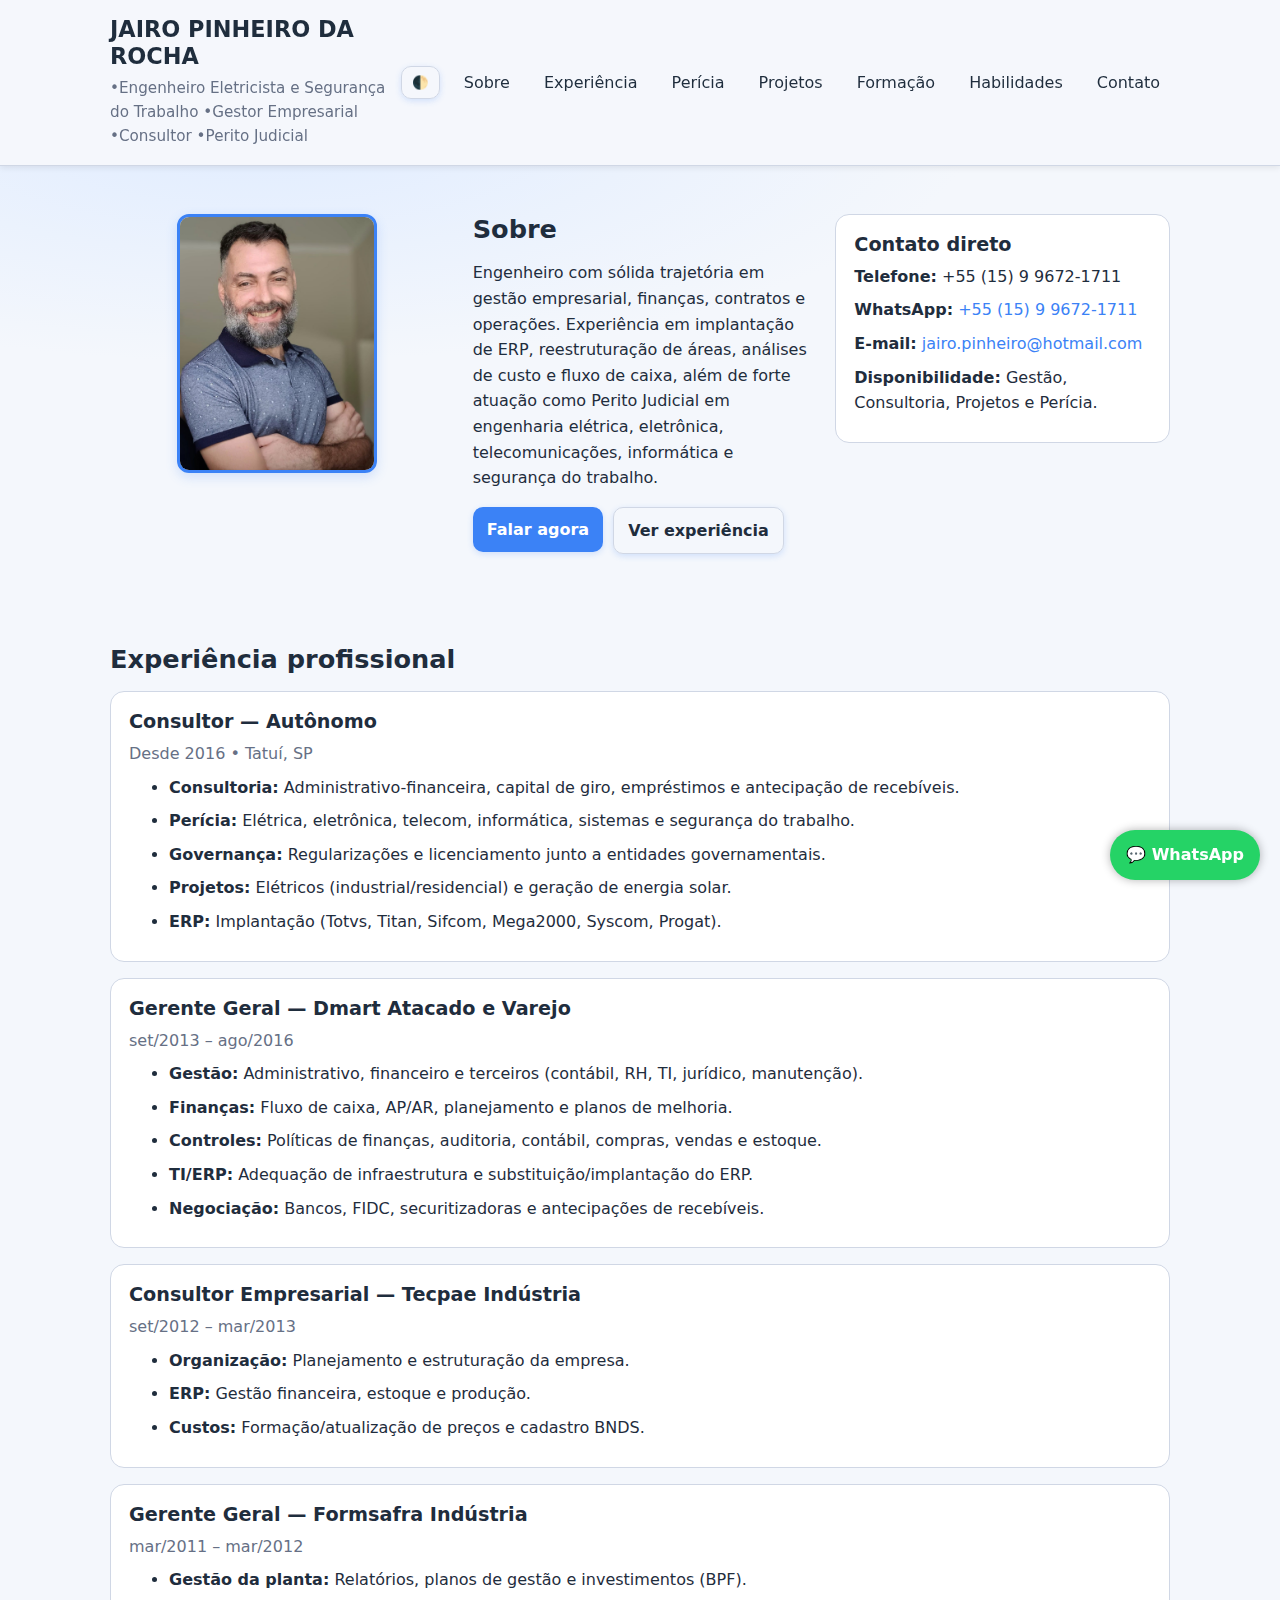
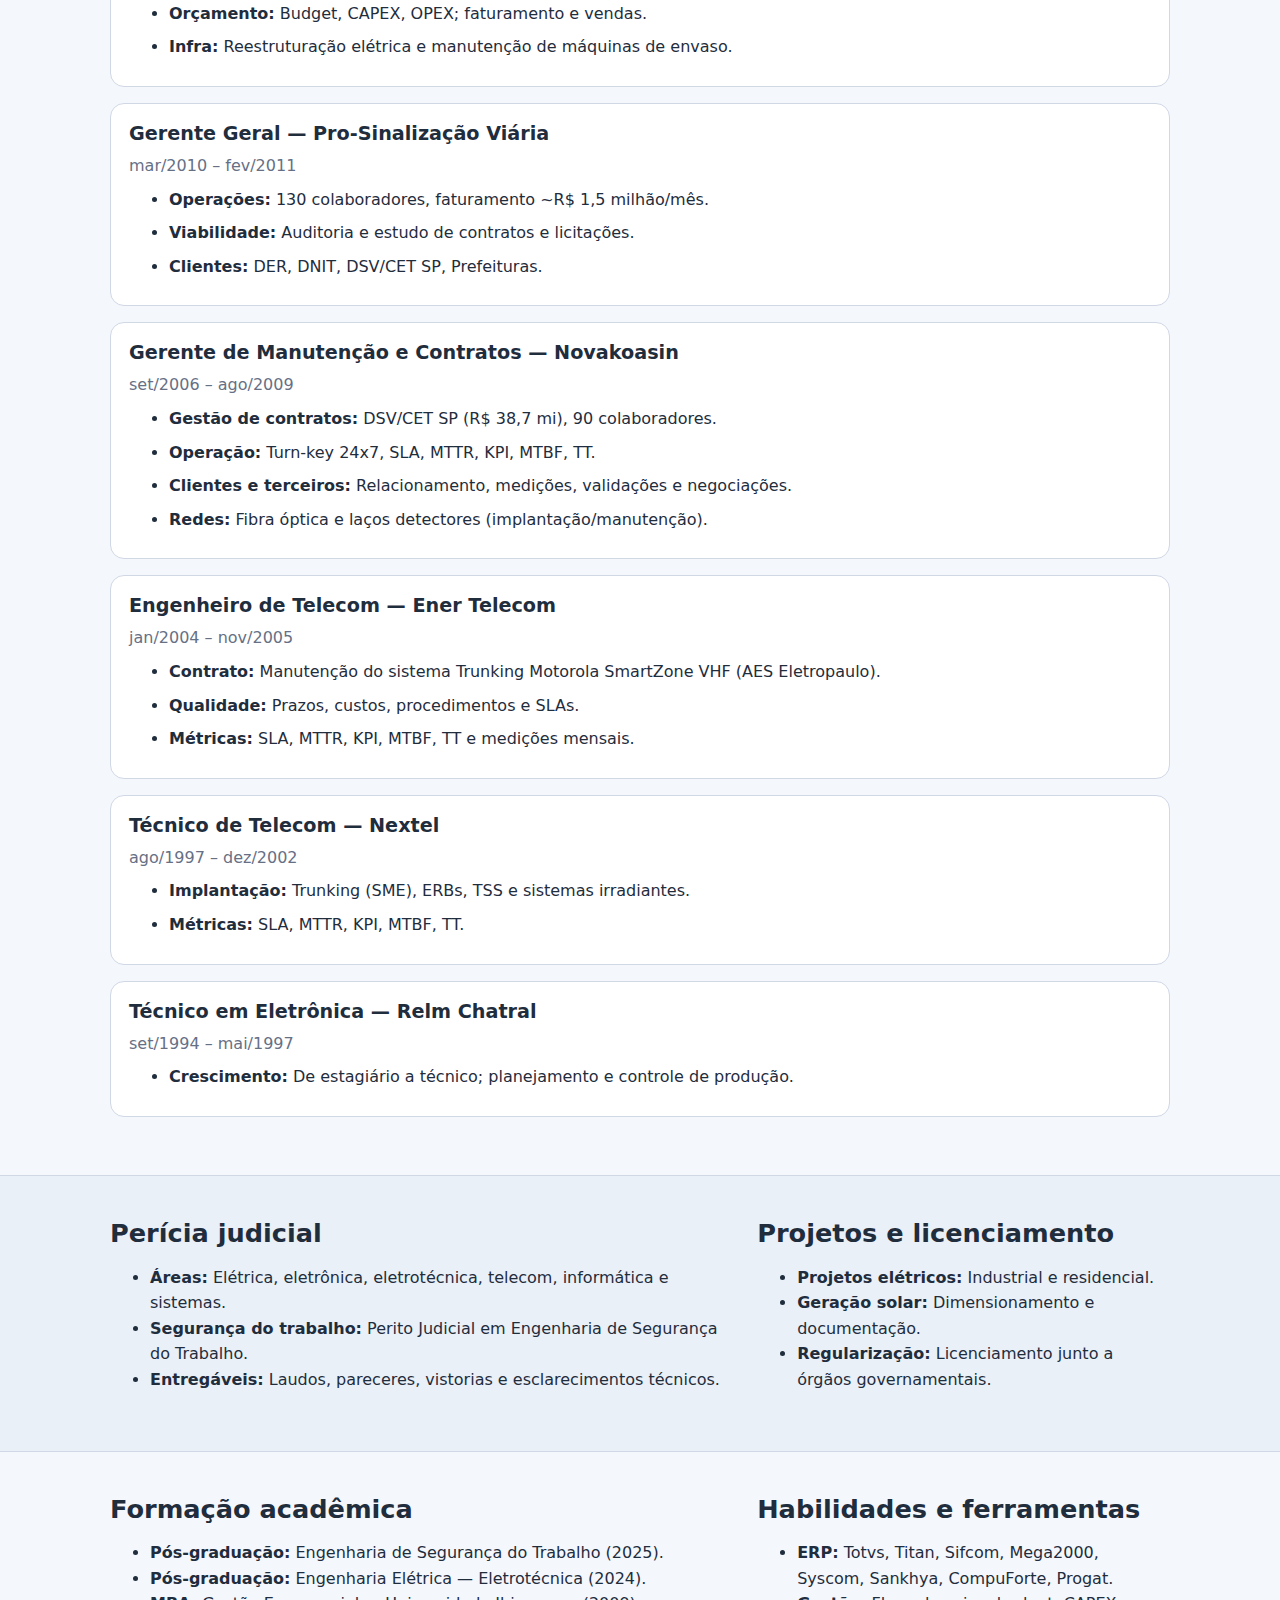
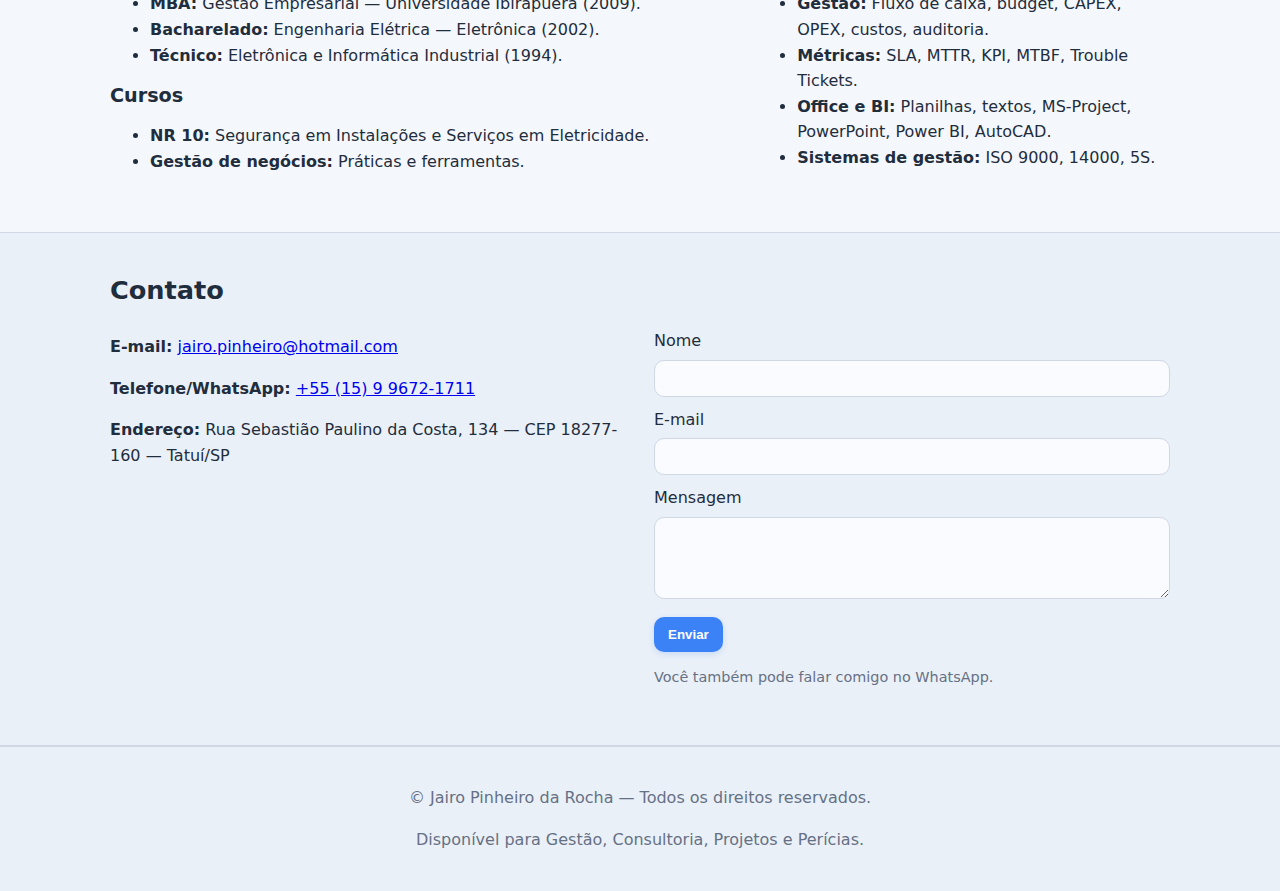
<file: index.html>
<!doctype html>
<html lang="pt-br">
<head>
  <meta charset="utf-8" />
  <meta name="viewport" content="width=device-width, initial-scale=1" />
  <title>JAIRO PINHEIRO DA ROCHA — Engenheiro e Consultor</title>
  <meta name="description" content="Engenheiro com MBA em Gestão Empresarial. Consultor em finanças e operações, perito judicial e especialista em ERP, projetos elétricos e telecom." />
  <link rel="stylesheet" href="styles.css" />
</head>
<body>
  
  </a>
  <!-- Open Graph -->
  <meta property="og:title" content="Jairo Pinheiro da Rocha — Engenheiro e Consultor" />
  <meta property="og:description" content="Consultoria empresarial, perito judicial, ERP, projetos elétricos e telecom." />
  <meta property="og:type" content="website" />

  <!-- Favicon (opcional)
  <link rel="icon" href="favicon.ico" />
  -->

  <!-- Schema.org JSON-LD -->
  <script type="application/ld+json">
  {
    "@context": "https://schema.org",
    "@type": "Person",
    "name": "Jairo Pinheiro da Rocha",
    "jobTitle": "Engenheiro e Consultor",
    "email": "mailto:jairopinheirodarocha@gmail.com",
    "telephone": "+55-15-99672-1711",
    "url": "https://example.com",
    "address": {
      "@type": "PostalAddress",
      "streetAddress": "Rua Sebastião Paulino da Costa, 134",
      "addressLocality": "Tatuí",
      "addressRegion": "SP",
      "postalCode": "18277-160",
      "addressCountry": "BR"
    },
    "knowsAbout": [
      "Consultoria empresarial",
      "ERP",
      "Perícia judicial",
      "Engenharia elétrica",
      "Telecomunicações",
      "Gestão financeira"
    ]
  }
  </script>
</head>
<body>
  <header class="site-header">
    <div class="container">
      <div class="identity">
        <h1>Jairo Pinheiro da Rocha</h1>
        <p class="tagline">•Engenheiro Eletricista e Segurança do Trabalho •Gestor Empresarial •Consultor •Perito Judicial</p>
      </div>
      <nav class="site-nav">
        <button id="themeToggle" class="btn btn-ghost" aria-label="Alternar tema">🌓</button>
        <a href="#sobre" class="nav-link">Sobre</a>
        <a href="#experiencia" class="nav-link">Experiência</a>
        <a href="#pericia" class="nav-link">Perícia</a>
        <a href="#projetos" class="nav-link">Projetos</a>
        <a href="#formacao" class="nav-link">Formação</a>
        <a href="#habilidades" class="nav-link">Habilidades</a>
        <a href="#contato" class="nav-link">Contato</a>
      </nav>
    </div>
  </header>

  <main>
    <section class="hero">
  <div class="container grid-3">
 <!-- Foto -->
    <div style="text-align: center;">
      <img src="jairo-foto.jpg" alt="Jairo Pinheiro da Rocha" class="profile-photo" />
    </div>
    <!-- Texto sobre -->
    <div>
      <h2 id="sobre">Sobre</h2>
      <p>
        Engenheiro com sólida trajetória em gestão empresarial, finanças, contratos e operações.
        Experiência em implantação de ERP, reestruturação de áreas, análises de custo e fluxo de caixa, além de
        forte atuação como Perito Judicial em engenharia elétrica, eletrônica, telecomunicações, informática e segurança do trabalho.
      </p>
      <ul class="inline-actions">
        <li><a class="btn" href="#contato">Falar agora</a></li>
        <li><a class="btn btn-outline" href="#experiencia">Ver experiência</a></li>
      </ul>
    </div>

   
    <!-- Cartão de contato -->
    <aside class="contact-card">
      <h3>Contato direto</h3>
      <ul class="contact-list">
        <li><strong>Telefone:</strong> +55 (15) 9 9672-1711
	<li><strong>WhatsApp:</strong> <a href="https://wa.me/5515996721711" rel="noopener">+55 (15) 9 9672-1711</a></li>
        <li><strong>E-mail:</strong> <a href="mailto:jairo.pinheiro@hotmail.com">jairo.pinheiro@hotmail.com</a></li>
        <li><strong>Disponibilidade:</strong> Gestão, Consultoria, Projetos e Perícia.</li>
      </ul>
    </aside>
  </div>
</section>


    <section class="section">
      <div class="container">
        <h2 id="experiencia">Experiência profissional</h2>

        <article class="card role">
          <header>
            <h3>Consultor — Autônomo</h3>
            <p class="meta">Desde 2016 • Tatuí, SP</p>
          </header>
          <ul>
            <li><strong>Consultoria:</strong> Administrativo-financeira, capital de giro, empréstimos e antecipação de recebíveis.</li>
            <li><strong>Perícia:</strong> Elétrica, eletrônica, telecom, informática, sistemas e segurança do trabalho.</li>
            <li><strong>Governança:</strong> Regularizações e licenciamento junto a entidades governamentais.</li>
            <li><strong>Projetos:</strong> Elétricos (industrial/residencial) e geração de energia solar.</li>
            <li><strong>ERP:</strong> Implantação (Totvs, Titan, Sifcom, Mega2000, Syscom, Progat).</li>
          </ul>
        </article>

        <article class="card role">
          <header>
            <h3>Gerente Geral — Dmart Atacado e Varejo</h3>
            <p class="meta">set/2013 – ago/2016</p>
          </header>
          <ul>
            <li><strong>Gestão:</strong> Administrativo, financeiro e terceiros (contábil, RH, TI, jurídico, manutenção).</li>
            <li><strong>Finanças:</strong> Fluxo de caixa, AP/AR, planejamento e planos de melhoria.</li>
            <li><strong>Controles:</strong> Políticas de finanças, auditoria, contábil, compras, vendas e estoque.</li>
            <li><strong>TI/ERP:</strong> Adequação de infraestrutura e substituição/implantação do ERP.</li>
            <li><strong>Negociação:</strong> Bancos, FIDC, securitizadoras e antecipações de recebíveis.</li>
          </ul>
        </article>

        <article class="card role">
          <header>
            <h3>Consultor Empresarial — Tecpae Indústria</h3>
            <p class="meta">set/2012 – mar/2013</p>
          </header>
          <ul>
            <li><strong>Organização:</strong> Planejamento e estruturação da empresa.</li>
            <li><strong>ERP:</strong> Gestão financeira, estoque e produção.</li>
            <li><strong>Custos:</strong> Formação/atualização de preços e cadastro BNDS.</li>
          </ul>
        </article>

        <article class="card role">
          <header>
            <h3>Gerente Geral — Formsafra Indústria</h3>
            <p class="meta">mar/2011 – mar/2012</p>
          </header>
          <ul>
            <li><strong>Gestão da planta:</strong> Relatórios, planos de gestão e investimentos (BPF).</li>
            <li><strong>Orçamento:</strong> Budget, CAPEX, OPEX; faturamento e vendas.</li>
            <li><strong>Infra:</strong> Reestruturação elétrica e manutenção de máquinas de envaso.</li>
          </ul>
        </article>

        <article class="card role">
          <header>
            <h3>Gerente Geral — Pro-Sinalização Viária</h3>
            <p class="meta">mar/2010 – fev/2011</p>
          </header>
          <ul>
            <li><strong>Operações:</strong> 130 colaboradores, faturamento ~R$ 1,5 milhão/mês.</li>
            <li><strong>Viabilidade:</strong> Auditoria e estudo de contratos e licitações.</li>
            <li><strong>Clientes:</strong> DER, DNIT, DSV/CET SP, Prefeituras.</li>
          </ul>
        </article>

        <article class="card role">
          <header>
            <h3>Gerente de Manutenção e Contratos — Novakoasin</h3>
            <p class="meta">set/2006 – ago/2009</p>
          </header>
          <ul>
            <li><strong>Gestão de contratos:</strong> DSV/CET SP (R$ 38,7 mi), 90 colaboradores.</li>
            <li><strong>Operação:</strong> Turn-key 24x7, SLA, MTTR, KPI, MTBF, TT.</li>
            <li><strong>Clientes e terceiros:</strong> Relacionamento, medições, validações e negociações.</li>
            <li><strong>Redes:</strong> Fibra óptica e laços detectores (implantação/manutenção).</li>
          </ul>
        </article>

        <article class="card role">
          <header>
            <h3>Engenheiro de Telecom — Ener Telecom</h3>
            <p class="meta">jan/2004 – nov/2005</p>
          </header>
          <ul>
            <li><strong>Contrato:</strong> Manutenção do sistema Trunking Motorola SmartZone VHF (AES Eletropaulo).</li>
            <li><strong>Qualidade:</strong> Prazos, custos, procedimentos e SLAs.</li>
            <li><strong>Métricas:</strong> SLA, MTTR, KPI, MTBF, TT e medições mensais.</li>
          </ul>
        </article>

        <article class="card role">
          <header>
            <h3>Técnico de Telecom — Nextel</h3>
            <p class="meta">ago/1997 – dez/2002</p>
          </header>
          <ul>
            <li><strong>Implantação:</strong> Trunking (SME), ERBs, TSS e sistemas irradiantes.</li>
            <li><strong>Métricas:</strong> SLA, MTTR, KPI, MTBF, TT.</li>
          </ul>
        </article>

        <article class="card role">
          <header>
            <h3>Técnico em Eletrônica — Relm Chatral</h3>
            <p class="meta">set/1994 – mai/1997</p>
          </header>
          <ul>
            <li><strong>Crescimento:</strong> De estagiário a técnico; planejamento e controle de produção.</li>
          </ul>
        </article>
      </div>
    </section>

    <section class="section alt">
      <div class="container grid-2">
        <div>
          <h2 id="pericia">Perícia judicial</h2>
          <ul>
            <li><strong>Áreas:</strong> Elétrica, eletrônica, eletrotécnica, telecom, informática e sistemas.</li>
            <li><strong>Segurança do trabalho:</strong> Perito Judicial em Engenharia de Segurança do Trabalho.</li>
            <li><strong>Entregáveis:</strong> Laudos, pareceres, vistorias e esclarecimentos técnicos.</li>
          </ul>
        </div>
        <div>
          <h2 id="projetos">Projetos e licenciamento</h2>
          <ul>
            <li><strong>Projetos elétricos:</strong> Industrial e residencial.</li>
            <li><strong>Geração solar:</strong> Dimensionamento e documentação.</li>
            <li><strong>Regularização:</strong> Licenciamento junto a órgãos governamentais.</li>
          </ul>
        </div>
      </div>
    </section>

    <section class="section">
      <div class="container grid-2">
        <div>
          <h2 id="formacao">Formação acadêmica</h2>
          <ul>
            <li><strong>Pós-graduação:</strong> Engenharia de Segurança do Trabalho (2025).</li>
            <li><strong>Pós-graduação:</strong> Engenharia Elétrica — Eletrotécnica (2024).</li>
            <li><strong>MBA:</strong> Gestão Empresarial — Universidade Ibirapuera (2009).</li>
            <li><strong>Bacharelado:</strong> Engenharia Elétrica — Eletrônica (2002).</li>
            <li><strong>Técnico:</strong> Eletrônica e Informática Industrial (1994).</li>
          </ul>

          <h3>Cursos</h3>
          <ul>
            <li><strong>NR 10:</strong> Segurança em Instalações e Serviços em Eletricidade.</li>
            <li><strong>Gestão de negócios:</strong> Práticas e ferramentas.</li>
          </ul>
        </div>
        <div>
          <h2 id="habilidades">Habilidades e ferramentas</h2>
          <ul>
            <li><strong>ERP:</strong> Totvs, Titan, Sifcom, Mega2000, Syscom, Sankhya, CompuForte, Progat.</li>
            <li><strong>Gestão:</strong> Fluxo de caixa, budget, CAPEX, OPEX, custos, auditoria.</li>
            <li><strong>Métricas:</strong> SLA, MTTR, KPI, MTBF, Trouble Tickets.</li>
            <li><strong>Office e BI:</strong> Planilhas, textos, MS-Project, PowerPoint, Power BI, AutoCAD.</li>
            <li><strong>Sistemas de gestão:</strong> ISO 9000, 14000, 5S.</li>
          </ul>
        </div>
      </div>
    </section>

    <section class="section alt">
      <div class="container">
        <h2 id="contato">Contato</h2>
        <div class="contact-grid">
          <div>
            <p><strong>E-mail:</strong> <a href="mailto:jairo.pinheiro@hotmail.com">jairo.pinheiro@hotmail.com</a></p>
            <p><strong>Telefone/WhatsApp:</strong> <a href="https://wa.me/5515996721711" rel="noopener">+55 (15) 9 9672-1711</a></p>
            <p><strong>Endereço:</strong> Rua Sebastião Paulino da Costa, 134 — CEP 18277-160 — Tatuí/SP</p>
          </div>
          <form class="contact-form" name="contato" method="post" data-netlify="true">
            <input type="hidden" name="form-name" value="contato" />
            <label>
              <span>Nome</span>
              <input type="text" name="nome" required />
            </label>
            <label>
              <span>E-mail</span>
              <input type="email" name="email" required />
            </label>
            <label>
              <span>Mensagem</span>
              <textarea name="mensagem" rows="4" required></textarea>
            </label>
            <button class="btn" type="submit">Enviar</button>
            <p class="form-note">Você também pode falar comigo no WhatsApp.</p>
          </form>
        </div>
      </div>
    </section>
  </main>

  <footer class="site-footer">
    <div class="container">
      <p>© <span id="year"></span> Jairo Pinheiro da Rocha — Todos os direitos reservados.</p>
      <p>Disponível para Gestão, Consultoria, Projetos e Perícias.</p>
    </div>
  </footer>

  <script src="script.js"></script>
  
  </style>
</head>
<body>

  <!-- Botão flutuante do WhatsApp -->
  <a href="https://wa.me/5515996721711" target="_blank" aria-label="Fale conosco pelo WhatsApp" style="
    position: fixed;
    bottom: 20px;
    right: 20px;
    background-color: #25D366;
    color: white;
    padding: 12px 16px;
    border-radius: 50px;
    font-weight: bold;
    text-decoration: none;
    box-shadow: 0 0 10px rgba(0,0,0,0.3);
    z-index: 1000;
  ">💬 WhatsApp</a>

</body>
</html>
</file>
<file: styles.css>
:root {
  --bg: #f4f7fc;              /* Fundo geral: azul gelo claro */
  --card: #ffffff;            /* Cartões e seções: branco puro */
  --text: #1f2d3d;            /* Texto principal: azul grafite */
  --muted: #667085;           /* Texto secundário: cinza azulado */
  --primary: #3b82f6;         /* Botões e links: azul vibrante */
  --primary-strong: #2563eb;  /* Hover: azul mais intenso */
  --border: #d0d7e5;          /* Bordas: azul acinzentado claro */
  --accent: #22c55e;          /* Detalhes: verde suave */
}

* { box-sizing: border-box; }
html, body { margin: 0; padding: 0; }
html {
  scroll-behavior: smooth;
}
body {
  font-family: 'Inter', system-ui, sans-serif;
  background: var(--bg);
  color: var(--text);
  line-height: 1.6;
}

.container {
  max-width: 1100px;
  margin: 0 auto;
  padding: 0 20px;
}

.grid-2 {
  display: grid;
  grid-template-columns: 1.2fr 0.8fr;
  gap: 28px;
}
@media (max-width: 900px) {
  .grid-2 { grid-template-columns: 1fr; }
}

.site-header {
  position: sticky;
  top: 0;
  z-index: 10;
  background: rgba(244, 247, 252, 0.85); /* translúcido */
  backdrop-filter: blur(8px);
  border-bottom: 1px solid var(--border);
  box-shadow: 0 2px 6px rgba(0, 0, 0, 0.08);
}
.site-header .container {
  display: flex;
  align-items: center;
  justify-content: space-between;
  padding: 16px 20px;
}
.identity h1 {
  margin: 0;
  font-size: 1.4rem;
  text-transform: uppercase;
  color: var(--text);
}
.tagline {
  margin: 6px 0 0;
  color: var(--muted);
  font-size: 0.95rem;
}

.site-nav {
  display: flex;
  gap: 14px;
  align-items: center;
}
.nav-link {
  color: var(--text);
  text-decoration: none;
  padding: 8px 10px;
  border-radius: 8px;
  transition: background 0.2s ease;
}
.nav-link:hover {
  background: var(--card);
}

.hero {
  padding: 48px 0;
  background: radial-gradient(1200px 400px at 20% -10%, #e0ecff 0%, transparent 60%);
}
.section {
  padding: 42px 0;
}
.section.alt {
  background: #eaf0f8;
  border-top: 1px solid var(--border);
  border-bottom: 1px solid var(--border);
}

.card {
  background: var(--card);
  border: 1px solid var(--border);
  border-radius: 14px;
  padding: 18px 18px;
  margin: 16px 0;
}
.card header {
  margin-bottom: 8px;
}
.card .meta {
  color: var(--muted);
  margin: 6px 0 0;
}

.contact-card {
  background: var(--card);
  border: 1px solid var(--border);
  border-radius: 14px;
  padding: 18px;
  align-self: start;
}
.contact-list {
  list-style: none;
  padding: 0;
  margin: 0;
}
.contact-list li {
  margin: 8px 0;
}
.contact-list a {
  color: var(--primary);
  text-decoration: none;
}
.contact-list a:hover {
  text-decoration: underline;
}

.inline-actions {
  display: flex;
  gap: 10px;
  list-style: none;
  padding: 0;
  margin: 16px 0 0;
}
.btn {
  display: inline-block;
  padding: 10px 14px;
  background: var(--primary);
  color: white;
  border: none;
  border-radius: 10px;
  text-decoration: none;
  cursor: pointer;
  font-weight: 600;
  box-shadow: 0 2px 6px rgba(59, 130, 246, 0.2);
  transition: background 0.3s ease, transform 0.2s ease;
}
.btn:hover {
  background: var(--primary-strong);
  transform: translateY(-2px);
}
.btn-outline {
  background: transparent;
  border: 1px solid var(--border);
  color: var(--text);
}
.btn-ghost {
  background: transparent;
  border: 1px solid var(--border);
  color: var(--text);
  border-radius: 10px;
  padding: 8px 10px;
}

.role ul {
  margin: 0 0 6px 0;
}
.role li {
  margin: 8px 0;
}

h1, h2, h3 {
  line-height: 1.2;
}
h2 {
  font-size: 1.6rem;
  margin: 0 0 12px;
}
h3 {
  font-size: 1.2rem;
  margin: 0 0 8px;
}

/* Espaço abaixo do cabeçalho fixo */
h2[id] {
  scroll-margin-top: 192px;
}

.contact-grid {
  display: grid;
  grid-template-columns: 1fr 1fr;
  gap: 28px;
}
@media (max-width: 900px) {
  .contact-grid {
    grid-template-columns: 1fr;
  }
}

.contact-form label {
  display: block;
  margin: 10px 0;
}
.contact-form span {
  display: block;
  margin-bottom: 6px;
}
.contact-form input,
.contact-form textarea {
  width: 100%;
  padding: 10px;
  border-radius: 10px;
  border: 1px solid var(--border);
  background: #f9fbff;
  color: var(--text);
}
.form-note {
  color: var(--muted);
  font-size: 0.9rem;
}

.site-footer {
  background: #eaf0f8;
  border-top: 1px solid var(--border);
  padding: 22px 0;
  color: var(--muted);
  text-align: center;
}

.profile-photo {
  width: 200px;
  border-radius: 12px;
  border: 3px solid var(--primary);
  box-shadow: 0 4px 12px rgba(59, 130, 246, 0.2);
}

/* Print-friendly */
@media print {
  .site-header, .site-nav, .btn, #themeToggle {
    display: none !important;
  }
  body {
    background: white;
    color: black;
  }
  .card, .contact-card {
    border-color: #ddd;
  }
}
.grid-3 {
  display: grid;
  grid-template-columns: 1fr 1fr 1fr;
  gap: 28px;
  align-items: start;
}
@media (max-width: 900px) {
  .grid-3 {
    grid-template-columns: 1fr;
    text-align: center;
}
/* Tema escuro com variáveis */
.dark-theme {
  --bg: #121212;
  --card: #1e1e1e;
  --text: #f4f7fc;
  --muted: #a0aec0;
  --border: #333;
}
body.dark-theme a,
body.dark-theme .btn-ghost {
  color: #90cdf4;
}
</file>
